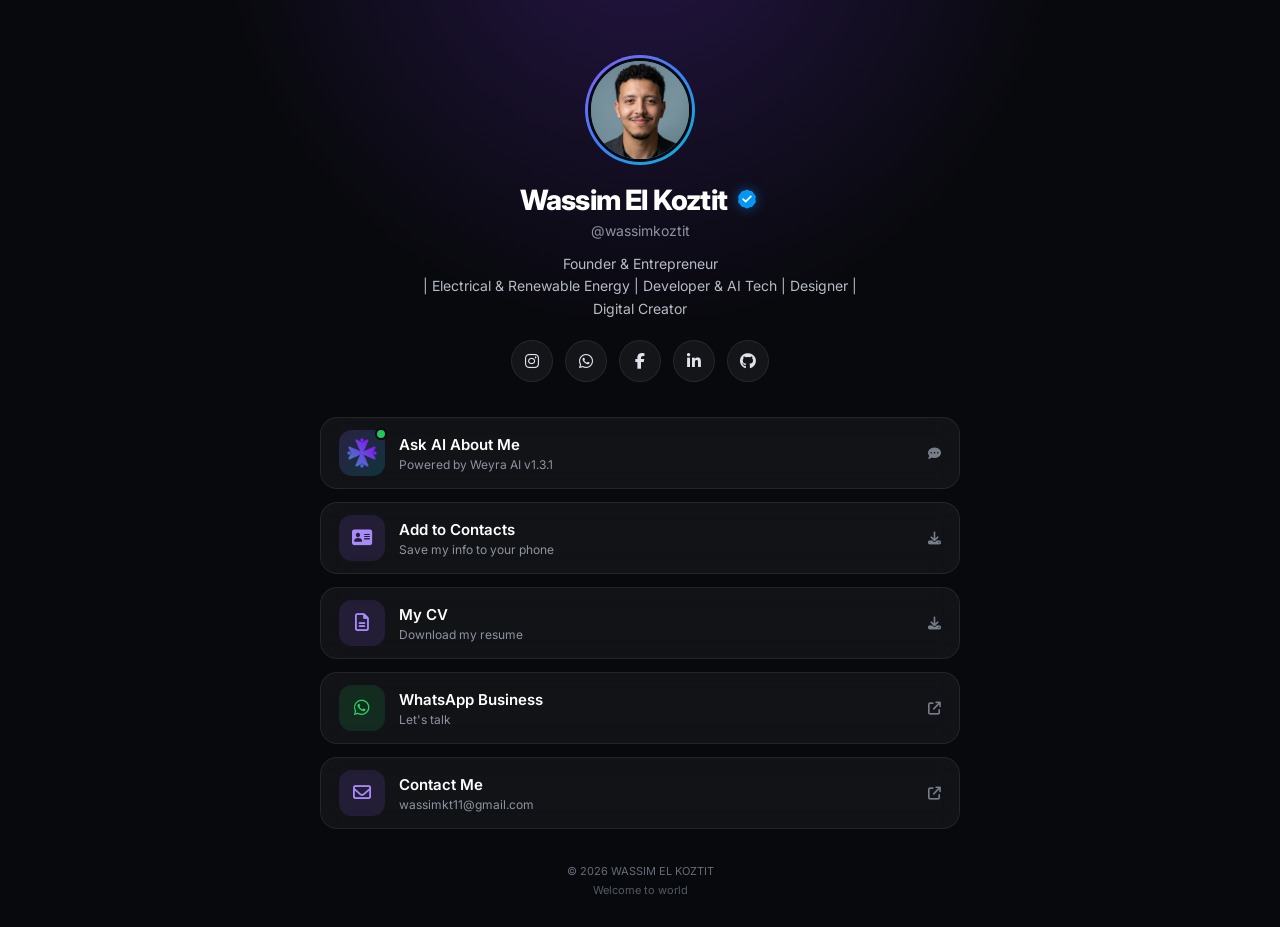
<file: index.html>
<!DOCTYPE html>
<html lang="en">
<head>
    <meta charset="UTF-8">
    <meta name="viewport" content="width=device-width, initial-scale=1.0">

    <title>Wassim El Koztit — Links</title>
    <meta name="description" content="All my links in one place.">

    <!-- Favicon -->
    <link rel="icon" type="image/png" href="favision.png">
    <link rel="apple-touch-icon" href="favision.png">

    <!-- Google Font -->
    <link rel="preconnect" href="https://fonts.googleapis.com">
    <link rel="preconnect" href="https://fonts.gstatic.com" crossorigin>
    <link href="https://fonts.googleapis.com/css2?family=Inter:wght@400;500;600;700;800&display=swap" rel="stylesheet">

    <!-- Font Awesome -->
    <link rel="stylesheet"
          href="https://cdnjs.cloudflare.com/ajax/libs/font-awesome/6.5.2/css/all.min.css">

    <!-- CSS -->
    <link rel="stylesheet" href="style.css">
</head>

<body>

    <main class="profile-page">

        <!-- Profile -->
        <section class="profile">

            <div class="profile-image-wrapper">
                <img src="profile.jpg" alt="Wassim El Koztit" class="profile-image">
            </div>

            <h1 class="profile-name">
                Wassim El Koztit
                <span class="verified">
                    <svg viewBox="0 0 512 512" width="100%" height="100%" preserveAspectRatio="xMidYMid meet" xmlns="http://www.w3.org/2000/svg">
                        <defs>
                            <linearGradient id="vettedGrad" x1="0%" y1="0%" x2="100%" y2="100%">
                                <stop offset="0%" stop-color="#0095F6" />
                                <stop offset="100%" stop-color="#0095F6" />
                            </linearGradient>
                            <filter id="vettedGlow" x="-30%" y="-30%" width="160%" height="160%">
                                <feGaussianBlur stdDeviation="8" />
                                <feComposite in="SourceGraphic" in2="blur" operator="over" />
                            </filter>
                        </defs>
                        <g filter="url(#vettedGlow)">
                            <path d="M 256,56 C 275,56 288,72 306,78 C 324,84 343,78 358,90 C 373,102 379,122 390,137 C 401,152 420,163 424,182 C 428,201 417,219 417,238 C 417,257 428,275 424,294 C 420,313 401,324 390,339 C 379,354 373,374 358,386 C 343,398 324,392 306,398 C 288,404 275,420 256,420 C 237,420 224,404 206,398 C 188,392 169,398 154,386 C 139,374 133,354 122,339 C 111,324 92,313 88,294 C 84,275 95,257 95,238 C 95,219 84,201 88,182 C 92,163 111,152 122,137 C 133,122 139,102 154,90 C 169,78 188,84 206,78 C 224,72 237,56 256,56 Z" fill="url(#vettedGrad)" />
                            <path d="M 256,70 C 273,70 284,84 300,90 C 316,96 333,90 346,101 C 359,112 364,130 374,143 C 384,156 401,166 404,183 C 407,200 398,216 398,233 C 398,250 407,266 404,283 C 401,300 384,310 374,323 C 364,336 359,354 346,365 C 333,376 316,370 300,376 C 284,382 273,396 256,396 C 239,396 228,382 212,376 C 196,370 179,376 166,365 C 153,354 148,336 138,323 C 128,310 111,300 108,283 C 105,266 114,250 114,233 C 114,216 105,200 108,183 C 111,166 128,156 138,143 C 148,130 153,112 166,101 C 179,90 196,96 212,90 C 228,84 239,70 256,70 Z" fill="none" stroke="#ffffff" stroke-width="3" opacity="0.35" />
                            <path d="M 180,240 L 230,290 L 332,185" fill="none" stroke="#ffffff" stroke-width="36" stroke-linecap="round" stroke-linejoin="round" />
                        </g>
                    </svg>
                </span>
            </h1>

            <p class="username">@wassimkoztit</p>

            <p class="bio">
                Founder & Entrepreneur
                <br>
                | Electrical & Renewable Energy | Developer & AI Tech | Designer | Digital Creator
            </p>

            <!-- Social Icons -->
            <div class="social-links">

                <a href="https://www.instagram.com/waa_ss_iiim" target="_blank" rel="noopener noreferrer" aria-label="Instagram">
                    <i class="fa-brands fa-instagram"></i>
                </a>

                <a href="https://wa.me/212679484103" target="_blank" rel="noopener noreferrer" aria-label="WhatsApp">
                    <i class="fa-brands fa-whatsapp"></i>
                </a>

                <a href="https://facebook.com/wassim.kt.9" target="_blank" rel="noopener noreferrer" aria-label="Facebook">
                    <i class="fa-brands fa-facebook-f"></i>
                </a>

                <a href="https://www.linkedin.com/in/wassim-el-koztit-894596385" target="_blank" rel="noopener noreferrer" aria-label="LinkedIn">
                    <i class="fa-brands fa-linkedin-in"></i>
                </a>

                <a href="https://github.com/wassimkoztit" target="_blank" rel="noopener noreferrer" aria-label="GitHub">
                    <i class="fa-brands fa-github"></i>
                </a>

            </div>

        </section>


        <!-- Main Links -->
        <section class="links-container">

            <!-- AI Chat -->
            <a href="#" class="link-card ai-chat-trigger">

                <div class="link-icon ai-icon">
                    <img src="20260923_152215.png" alt="Weyra AI" class="ai-avatar-logo">
                </div>

                <div class="link-content">
                    <strong>Ask AI About Me</strong>
                    <span>Powered by Weyra AI v1.3.1</span>
                </div>

                <i class="fa-solid fa-comment-dots link-arrow"></i>

            </a>


            <a href="wassim.vcf" download="Wassim El Koztit.vcf" class="link-card">

    <div class="link-icon contacts-icon">
        <i class="fa-solid fa-address-card"></i>
    </div>

    <div class="link-content">
        <strong>Add to Contacts</strong>
        <span>Save my info to your phone</span>
    </div>

    <i class="fa-solid fa-download link-arrow"></i>

</a>


         <!--  <a href="#" class="link-card">

                <div class="link-icon">
                    <i class="fa-solid fa-globe"></i>
                </div>

                <div class="link-content">
                    <strong>My Website</strong>
                    <span>Visit my website</span>
                </div>

                <i class="fa-solid fa-arrow-up-right-from-square link-arrow"></i>

            </a>


            <a href="#" class="link-card">

                <div class="link-icon">
                    <i class="fa-solid fa-briefcase"></i>
                </div>

                <div class="link-content">
                    <strong>My Portfolio</strong>
                    <span>Check out my work</span>
                </div>

                <i class="fa-solid fa-arrow-up-right-from-square link-arrow"></i>

            </a>--> 


            <a href="WASSIM_EL_KOZTIT.pdf" download class="link-card">

                <div class="link-icon">
                    <i class="fa-regular fa-file-lines"></i>
                </div>

                <div class="link-content">
                    <strong>My CV</strong>
                    <span>Download my resume</span>
                </div>

                <i class="fa-solid fa-download link-arrow"></i>

            </a>


            <a href="https://wa.me/212664158149" target="_blank" rel="noopener noreferrer" class="link-card">

                <div class="link-icon whatsapp">
                    <i class="fa-brands fa-whatsapp"></i>
                </div>

                <div class="link-content">
                    <strong>WhatsApp Business</strong>
                    <span>Let's talk</span>
                </div>

                <i class="fa-solid fa-arrow-up-right-from-square link-arrow"></i>

            </a>


            <a href="mailto:wassimkt11@gmail.com" class="link-card">

                <div class="link-icon">
                    <i class="fa-regular fa-envelope"></i>
                </div>

                <div class="link-content">
                    <strong>Contact Me</strong>
                    <span>wassimkt11@gmail.com</span>
                </div>

                <i class="fa-solid fa-arrow-up-right-from-square link-arrow"></i>

            </a>

        </section>


        <!-- Footer -->
        <footer class="footer">

            <p>© 2026 WASSIM EL KOZTIT</p>
            <span>Welcome to world</span>

        </footer>

    </main>


    <!-- AI Chat Modal -->
    <div class="ai-chat-modal" id="aiChatModal">

        <div class="ai-chat-box">

            <div class="ai-chat-header">
                <div class="ai-chat-title">
                    <div class="ai-avatar">
                        <img src="20260923_152215.png" alt="Weyra AI" class="ai-avatar-logo">
                    </div>
                    <div>
                        <strong>Weyra AI</strong>
                        <span>v1.3.1 · Mini Assistant</span>
                    </div>
                </div>
                <button class="ai-chat-close" id="aiChatClose" aria-label="Close">
                    <i class="fa-solid fa-xmark"></i>
                </button>
            </div>

            <div class="ai-chat-messages" id="aiChatMessages">
                <div class="ai-message ai-message-bot" id="aiWelcomeMessage"><img src="20260923_153222.png" alt="weyra ai logo"><br>Hi! I'm <strong>Weyra AI v1.3.1</strong> — a mini version generated by Wassim.<br>Ask me anything about him!
                </div>
            </div>
            <!-- Scroll to bottom button -->
            <button class="ai-scroll-bottom" id="aiScrollBottom" aria-label="Scroll to bottom">
                <i class="fa-solid fa-arrow-down"></i>
            </button>

            <div class="ai-chat-input-wrapper">
                <input type="text" id="aiChatInput" placeholder="Ask something..." autocomplete="off">
                <button id="aiChatSend" aria-label="Send">
                    <i class="fa-solid fa-paper-plane"></i>
                </button>
            </div>

        </div>

    </div>


    <!-- JavaScript -->
    <script src="script.js" defer></script>

</body>
</html>
</file>
<file: style.css>
/* ========================================
   RESET
======================================== */

* {
    margin: 0;
    padding: 0;
    box-sizing: border-box;
}

html {
    scroll-behavior: smooth;
}

:root {
    --secondary-gradient: linear-gradient(45deg, #9900ff, #3795bd);
    --scrollbar-track: #f0f0f0;
}

body {
    min-height: 100vh;
    font-family: "Inter", sans-serif;
    background:
        radial-gradient(circle at 50% -10%, rgba(124, 58, 237, 0.25), transparent 35%),
        #08090d;
    color: #ffffff;
    overflow-x: hidden;
}


/* ========================================
   SCROLLBAR — transparent background
======================================== */

/* Chrome / Edge / Safari */
::-webkit-scrollbar {
    width: 8px;
    height: 8px;
}

::-webkit-scrollbar-track {
    background: transparent;
    border: none;
}

::-webkit-scrollbar-thumb {
    background: linear-gradient(45deg, #9900ff, #3795bd);
    border-radius: 10px;
    border: 2px solid transparent;
    background-clip: padding-box;
    box-shadow: 0 0 6px rgba(139, 92, 246, 0.5);
}

::-webkit-scrollbar-thumb:hover {
    background: linear-gradient(45deg, #7a00cc, #2b7898);
    background-clip: padding-box;
    box-shadow: 0 0 10px rgba(139, 92, 246, 0.8);
}

::-webkit-scrollbar-corner {
    background: transparent;
}

/* Firefox — transparent track */
* {
    scrollbar-width: thin;
    scrollbar-color: #9900ff transparent;
}

/* For Firefox, override with a light color if track invisible */
@supports (scrollbar-color: red blue) {
    html,
    body {
        scrollbar-color: #9900ff transparent;
    }
}

/* ========================================
   PAGE
======================================== */

.profile-page {
    width: 100%;
    max-width: 680px;
    margin: 0 auto;
    padding: 55px 20px 30px;
}


/* ========================================
   PROFILE
======================================== */

.profile {
    text-align: center;
    margin-bottom: 35px;
}

.profile-image-wrapper {
    width: 110px;
    height: 110px;
    margin: 0 auto 18px;
    padding: 3px;
    border-radius: 50%;
    background: linear-gradient(135deg, #8b5cf6, #3b82f6, #06b6d4);
}

.profile-image {
    width: 100%;
    height: 100%;
    display: block;
    object-fit: cover;
    border-radius: 50%;
    border: 3px solid #08090d;
}

.profile-name {
    font-size: 28px;
    font-weight: 800;
    letter-spacing: -0.8px;
    display: inline-flex;
    align-items: center;
    gap: 7px;
}

.verified {
    width: 26px;
    height: 26px;
    display: inline-flex;
    align-items: center;
    justify-content: center;
    flex-shrink: 0;
    line-height: 0;
}

.verified svg {
    width: 100%;
    height: 100%;
    display: block;
    filter: drop-shadow(0 0 6px rgba(0, 149, 246, 0.5));
}

.username {
    margin-top: 5px;
    color: #8d93a1;
    font-size: 14px;
}

.bio {
    max-width: 460px;
    margin: 14px auto 20px;
    color: #b7bbc6;
    font-size: 14px;
    line-height: 1.6;
}


/* ========================================
   SOCIAL LINKS
======================================== */

.social-links {
    display: flex;
    justify-content: center;
    align-items: center;
    gap: 12px;
}

.social-links a {
    width: 42px;
    height: 42px;
    display: flex;
    align-items: center;
    justify-content: center;
    color: #dfe2ea;
    text-decoration: none;
    background: rgba(255, 255, 255, 0.05);
    border: 1px solid rgba(255, 255, 255, 0.08);
    border-radius: 50%;
    transition: transform 0.25s ease, background 0.25s ease,
                border-color 0.25s ease, color 0.25s ease;
}

.social-links a:hover {
    transform: translateY(-4px);
    background: rgba(139, 92, 246, 0.15);
    border-color: rgba(139, 92, 246, 0.45);
    color: #ffffff;
}


/* ========================================
   LINK CARDS
======================================== */

.links-container {
    display: flex;
    flex-direction: column;
    gap: 13px;
}

.link-card {
    position: relative;
    width: 100%;
    min-height: 72px;
    display: flex;
    align-items: center;
    padding: 12px 18px;
    text-decoration: none;
    color: #ffffff;
    background: rgba(255, 255, 255, 0.045);
    border: 1px solid rgba(255, 255, 255, 0.08);
    border-radius: 17px;
    backdrop-filter: blur(12px);
    transition: transform 0.25s ease, background 0.25s ease,
                border-color 0.25s ease, box-shadow 0.25s ease;
}

.link-card:hover {
    transform: translateY(-3px);
    background: rgba(255, 255, 255, 0.075);
    border-color: rgba(139, 92, 246, 0.35);
    box-shadow:
        0 10px 35px rgba(0, 0, 0, 0.25),
        0 0 25px rgba(139, 92, 246, 0.08);
}


/* ========================================
   LINK ICON
======================================== */

.link-icon {
    width: 46px;
    height: 46px;
    flex-shrink: 0;
    display: flex;
    align-items: center;
    justify-content: center;
    border-radius: 13px;
    background: rgba(139, 92, 246, 0.14);
    color: #a78bfa;
    font-size: 18px;
}

.link-icon.whatsapp {
    background: rgba(37, 211, 102, 0.12);
    color: #25d366;
}

.link-icon.ai-icon {
    background: linear-gradient(135deg, rgba(139, 92, 246, 0.2), rgba(6, 182, 212, 0.2));
    color: #a78bfa;
    position: relative;
}

.link-icon.ai-icon::after {
    content: "";
    position: absolute;
    top: -2px;
    right: -2px;
    width: 8px;
    height: 8px;
    background: #22c55e;
    border-radius: 50%;
    border: 2px solid #08090d;
    animation: aiPulse 1.5s ease-in-out infinite;
}

@keyframes aiPulse {
    0%, 100% { opacity: 1; transform: scale(1); }
    50%      { opacity: 0.6; transform: scale(1.15); }
}


/* ========================================
   LINK CONTENT
======================================== */

.link-content {
    min-width: 0;
    flex: 1;
    display: flex;
    flex-direction: column;
    margin-left: 14px;
}

.link-content strong {
    font-size: 15px;
    font-weight: 600;
}

.link-content span {
    margin-top: 3px;
    color: #8d93a1;
    font-size: 12px;
}


/* ========================================
   LINK ARROW
======================================== */

.link-arrow {
    margin-left: 12px;
    color: #777d8a;
    font-size: 13px;
    transition: transform 0.25s ease, color 0.25s ease;
}

.link-card:hover .link-arrow {
    color: #a78bfa;
    transform: translate(2px, -2px);
}


/* ========================================
   FOOTER
======================================== */

.footer {
    margin-top: 35px;
    display: flex;
    flex-direction: column;
    align-items: center;
    gap: 5px;
    color: #666b77;
    font-size: 11px;
}

.footer span {
    color: #555a66;
}


/* ========================================
   AI CHAT MODAL
======================================== */

.ai-chat-modal {
    position: fixed;
    inset: 0;
    background: rgba(0, 0, 0, 0.7);
    backdrop-filter: blur(6px);
    display: flex;
    align-items: center;
    justify-content: center;
    padding: 20px;
    z-index: 9999;
    opacity: 0;
    visibility: hidden;
    transition: opacity 0.3s ease, visibility 0.3s ease;
}

.ai-chat-modal.active {
    opacity: 1;
    visibility: visible;
}


/* ========================================
   AI CHAT BOX
======================================== */

.ai-chat-box {
    width: 100%;
    max-width: 460px;
    height: 80vh;
    max-height: 620px;
    display: flex;
    flex-direction: column;
    background: #0e1015;
    border: 1px solid rgba(255, 255, 255, 0.08);
    border-radius: 20px;
    overflow: hidden;
    box-shadow: 0 25px 80px rgba(0, 0, 0, 0.5);
    transform: translateY(20px) scale(0.97);
    transition: transform 0.3s ease;
    position: relative;
}

.ai-chat-modal.active .ai-chat-box {
    transform: translateY(0) scale(1);
}

.ai-chat-header {
    display: flex;
    align-items: center;
    justify-content: space-between;
    padding: 16px 18px;
    background: rgba(139, 92, 246, 0.08);
    border-bottom: 1px solid rgba(255, 255, 255, 0.06);
}

.ai-chat-title {
    display: flex;
    align-items: center;
    gap: 12px;
}

/* Weyra logo avatar */
.ai-avatar {
    width: 40px;
    height: 40px;
    border-radius: 12px;
    display: flex;
    align-items: center;
    justify-content: center;
    overflow: hidden;
    padding: 3px;
}

.ai-avatar-logo {
    width: 100%;
    height: 100%;
    object-fit: contain;
    border-radius: 9px;
    display: block;
}

.ai-chat-title strong {
    display: block;
    font-size: 14px;
    font-weight: 600;
}

.ai-chat-title span {
    font-size: 11px;
    color: #8d93a1;
}

.ai-chat-close {
    width: 34px;
    height: 34px;
    display: flex;
    align-items: center;
    justify-content: center;
    background: rgba(255, 255, 255, 0.05);
    border: 1px solid rgba(255, 255, 255, 0.08);
    color: #dfe2ea;
    border-radius: 10px;
    cursor: pointer;
    font-size: 14px;
    transition: background 0.2s ease, color 0.2s ease;
}


.link-icon img{
    width: 30px;
}

.ai-chat-close:hover {
    background: rgba(239, 68, 68, 0.15);
    color: #ef4444;
}

.ai-chat-messages {
    flex: 1;
    overflow-y: auto;
    padding: 18px;
    display: flex;
    flex-direction: column;
    gap: 12px;
}

.ai-chat-messages img {
    width: 100px;
}

.ai-message {
    max-width: 85%;
    padding: 11px 14px;
    border-radius: 14px;
    font-size: 13.5px;
    line-height: 1.5;
    word-wrap: break-word;
    white-space: pre-line;
    animation: msgIn 0.3s ease;
}

@keyframes msgIn {
    from { opacity: 0; transform: translateY(8px); }
    to   { opacity: 1; transform: translateY(0); }
}

.ai-message-bot {
    align-self: flex-start;
    background: rgba(139, 92, 246, 0.12);
    border: 1px solid rgba(139, 92, 246, 0.2);
    color: #e5e7eb;
    border-bottom-left-radius: 4px;
}

.ai-message-user {
    align-self: flex-end;
    background: linear-gradient(135deg, #8b5cf6, #6366f1);
    color: #fff;
    border-bottom-right-radius: 4px;
}


/* ========================================
   INLINE AI LOADER (typing indicator)
   Appears inside chat when bot is "thinking"
======================================== */

.ai-message-typing {
    display: flex !important;
    align-items: center;
    justify-content: center;
    padding: 10px 14px !important;
    min-width: 56px;
}

.ai-typing-logo {
    width: 20px;
    height: 20px;
    object-fit: contain;
    border-radius: 50%;

    /* Fast → Slow → Fast rotation cycle */
    animation: typingRotate 2.4s ease-in-out infinite;
    filter: drop-shadow(0 0 8px rgba(139, 92, 246, 0.6));
}

@keyframes typingRotate {
    0%   { transform: rotate(0deg);   animation-timing-function: ease-in;  }
    40%  { transform: rotate(540deg); animation-timing-function: ease-out; }
    60%  { transform: rotate(540deg); animation-timing-function: ease-in;  }
    100% { transform: rotate(1080deg); }
}

.ai-chat-input-wrapper {
    display: flex;
    gap: 8px;
    padding: 12px;
    border-top: 1px solid rgba(255, 255, 255, 0.06);
    background: rgba(0, 0, 0, 0.2);
}

#aiChatInput {
    flex: 1;
    padding: 12px 14px;
    background: rgba(255, 255, 255, 0.05);
    border: 1px solid rgba(255, 255, 255, 0.08);
    border-radius: 12px;
    color: #fff;
    font-family: inherit;
    font-size: 16px;
    outline: none;
    transition: border-color 0.2s ease;
    -webkit-appearance: none;
    appearance: none;
}

#aiChatInput:focus {
    border-color: rgba(139, 92, 246, 0.5);
}

#aiChatInput::placeholder {
    color: #666b77;
}

#aiChatSend {
    width: 44px;
    height: 44px;
    display: flex;
    align-items: center;
    justify-content: center;
    background: linear-gradient(135deg, #8b5cf6, #6366f1);
    border: none;
    border-radius: 12px;
    color: #fff;
    cursor: pointer;
    font-size: 14px;
    transition: transform 0.2s ease, box-shadow 0.2s ease;
}

#aiChatSend:hover {
    transform: translateY(-2px);
    box-shadow: 0 8px 20px rgba(139, 92, 246, 0.4);
}


/* ========================================
   AI LINK BUTTONS
======================================== */

.ai-link-btn {
    display: inline-flex;
    align-items: center;
    gap: 6px;

    margin: 4px 4px 4px 0;
    padding: 6px 12px;

    font-size: 12.5px;
    font-weight: 500;

    color: #fff;
    text-decoration: none;

    background: linear-gradient(135deg, #8b5cf6, #6366f1);
    border-radius: 8px;

    transition: transform 0.2s ease, box-shadow 0.2s ease;
    cursor: pointer;
}

.ai-link-btn:hover {
    transform: translateY(-2px);
    box-shadow: 0 6px 16px rgba(139, 92, 246, 0.4);
    color: #fff;
}

.ai-link-btn i {
    font-size: 10px;
    opacity: 0.85;
}

.ai-message strong {
    color: #c4b5fd;
    font-weight: 700;
}


/* ========================================
   MOBILE
======================================== */

@media (max-width: 600px) {

    .profile-page {
        padding: 35px 15px 25px;
    }

    .profile {
        margin-bottom: 28px;
    }

    .profile-image-wrapper {
        width: 95px;
        height: 95px;
    }

    .profile-name {
        font-size: 24px;
    }

    .bio {
        font-size: 13px;
        padding: 0 15px;
    }

    .social-links {
        gap: 9px;
    }

    .social-links a {
        width: 39px;
        height: 39px;
        font-size: 14px;
    }

    .link-card {
        min-height: 67px;
        padding: 10px 13px;
        border-radius: 15px;
    }

    .link-icon {
        width: 42px;
        height: 42px;
        border-radius: 11px;
        font-size: 16px;
    }

    .link-content {
        margin-left: 11px;
    }

    .link-content strong {
        font-size: 14px;
    }

    .link-content span {
        font-size: 11px;
    }

    .ai-chat-box {
        height: 85vh;
        max-height: none;
        border-radius: 16px;
    }

    .ai-chat-messages {
        padding: 14px;
    }

    .ai-message {
        font-size: 13px;
        max-width: 90%;
    }

    #aiChatInput {
        font-size: 16px;
    }

    .ai-typing-logo {
        width: 28px;
        height: 28px;
    }

}


/* ========================================
   SMALL PHONES
======================================== */

@media (max-width: 380px) {

    .profile-page {
        padding-left: 12px;
        padding-right: 12px;
    }

    .profile-name {
        font-size: 22px;
    }

    .link-card {
        min-height: 64px;
    }

    .link-icon {
        width: 39px;
        height: 39px;
    }

}


/* ========================================
   SCROLL TO BOTTOM BUTTON
======================================== */

.ai-scroll-bottom {
    position: absolute;

    /* Center horizontally, above the input area */
    left: 50%;
    transform: translateX(-50%) translateY(10px);

    /* Distance from bottom (above input wrapper) */
    bottom: 78px;

    width: 36px;
    height: 36px;

    display: flex;
    align-items: center;
    justify-content: center;

    background: linear-gradient(135deg, #8b5cf6, #6366f1);
    border: 1px solid rgba(255, 255, 255, 0.1);
    border-radius: 50%;

    color: #fff;
    font-size: 13px;
    cursor: pointer;

    box-shadow:
        0 6px 20px rgba(139, 92, 246, 0.45),
        0 0 12px rgba(139, 92, 246, 0.3);

    opacity: 0;
    visibility: hidden;
    pointer-events: none;

    transition:
        opacity 0.25s ease,
        visibility 0.25s ease,
        transform 0.25s ease,
        box-shadow 0.2s ease;

    z-index: 20;
}

.ai-scroll-bottom.visible {
    opacity: 1;
    visibility: visible;
    pointer-events: auto;
    transform: translateX(-50%) translateY(0);
}

.ai-scroll-bottom:hover {
    box-shadow:
        0 8px 24px rgba(139, 92, 246, 0.7),
        0 0 16px rgba(139, 92, 246, 0.5);
}

.ai-scroll-bottom:active {
    transform: translateX(-50%) scale(0.92);
}

/* Mobile adjustments */
@media (max-width: 600px) {
    .ai-scroll-bottom {
        width: 34px;
        height: 34px;
        font-size: 12px;
        bottom: 74px;
    }
}

/* ========================================
   SUGGESTION BUTTONS (inside bot message)
======================================== */

.ai-suggestions {
    display: flex;
    flex-wrap: wrap;
    gap: 6px;
    margin-top: 10px;
    padding-top: 8px;
    border-top: 1px dashed rgba(139, 92, 246, 0.2);
}

.ai-suggest-btn {
    display: inline-flex;
    align-items: center;
    gap: 4px;

    padding: 6px 11px;
    font-size: 11.5px;
    font-weight: 500;
    font-family: inherit;

    color: #c4b5fd;
    background: rgba(139, 92, 246, 0.12);
    border: 1px solid rgba(139, 92, 246, 0.3);
    border-radius: 20px;

    cursor: pointer;
    transition: all 0.2s ease;
    white-space: nowrap;
}

.ai-suggest-btn:hover {
    background: rgba(139, 92, 246, 0.3);
    border-color: rgba(139, 92, 246, 0.6);
    color: #fff;
    transform: translateY(-1px);
}

.ai-suggest-btn:active {
    transform: translateY(0);
}


/* ========================================
   COMPANY LOGO IN CHAT
======================================== */

.ai-company-logo {
    display: flex;
    align-items: center;
    justify-content: center;
    width: 100%;
    margin-bottom: 12px;
    padding: 12px;
    background: rgba(255, 255, 255, 0.03);
    border: 1px solid rgba(139, 92, 246, 0.15);
    border-radius: 12px;
}

.ai-company-logo img {
    max-width: 140px;
    max-height: 80px;
    width: auto;
    height: auto;
    object-fit: contain;
    display: block;
    filter: drop-shadow(0 4px 12px rgba(139, 92, 246, 0.25));
}

@media (max-width: 600px) {
    .ai-company-logo img {
        max-width: 110px;
        max-height: 64px;
    }
}


/* ========================================
   SCHOOL IMAGE IN CHAT
======================================== */

.ai-school-image {
    display: flex;
    align-items: center;
    justify-content: center;
    width: 100%;
    margin-bottom: 12px;
    padding: 8px;
    background: rgba(255, 255, 255, 0.03);
    border: 1px solid rgba(139, 92, 246, 0.15);
    border-radius: 12px;
    overflow: hidden;
}

.ai-school-image img {
    width: 100%;
    max-width: 320px;
    height: auto;
    max-height: 200px;
    object-fit: cover;
    border-radius: 8px;
    display: block;
    filter: drop-shadow(0 4px 12px rgba(139, 92, 246, 0.25));
}

@media (max-width: 600px) {
    .ai-school-image img {
        max-width: 240px;
        max-height: 160px;
    }
}
</file>
